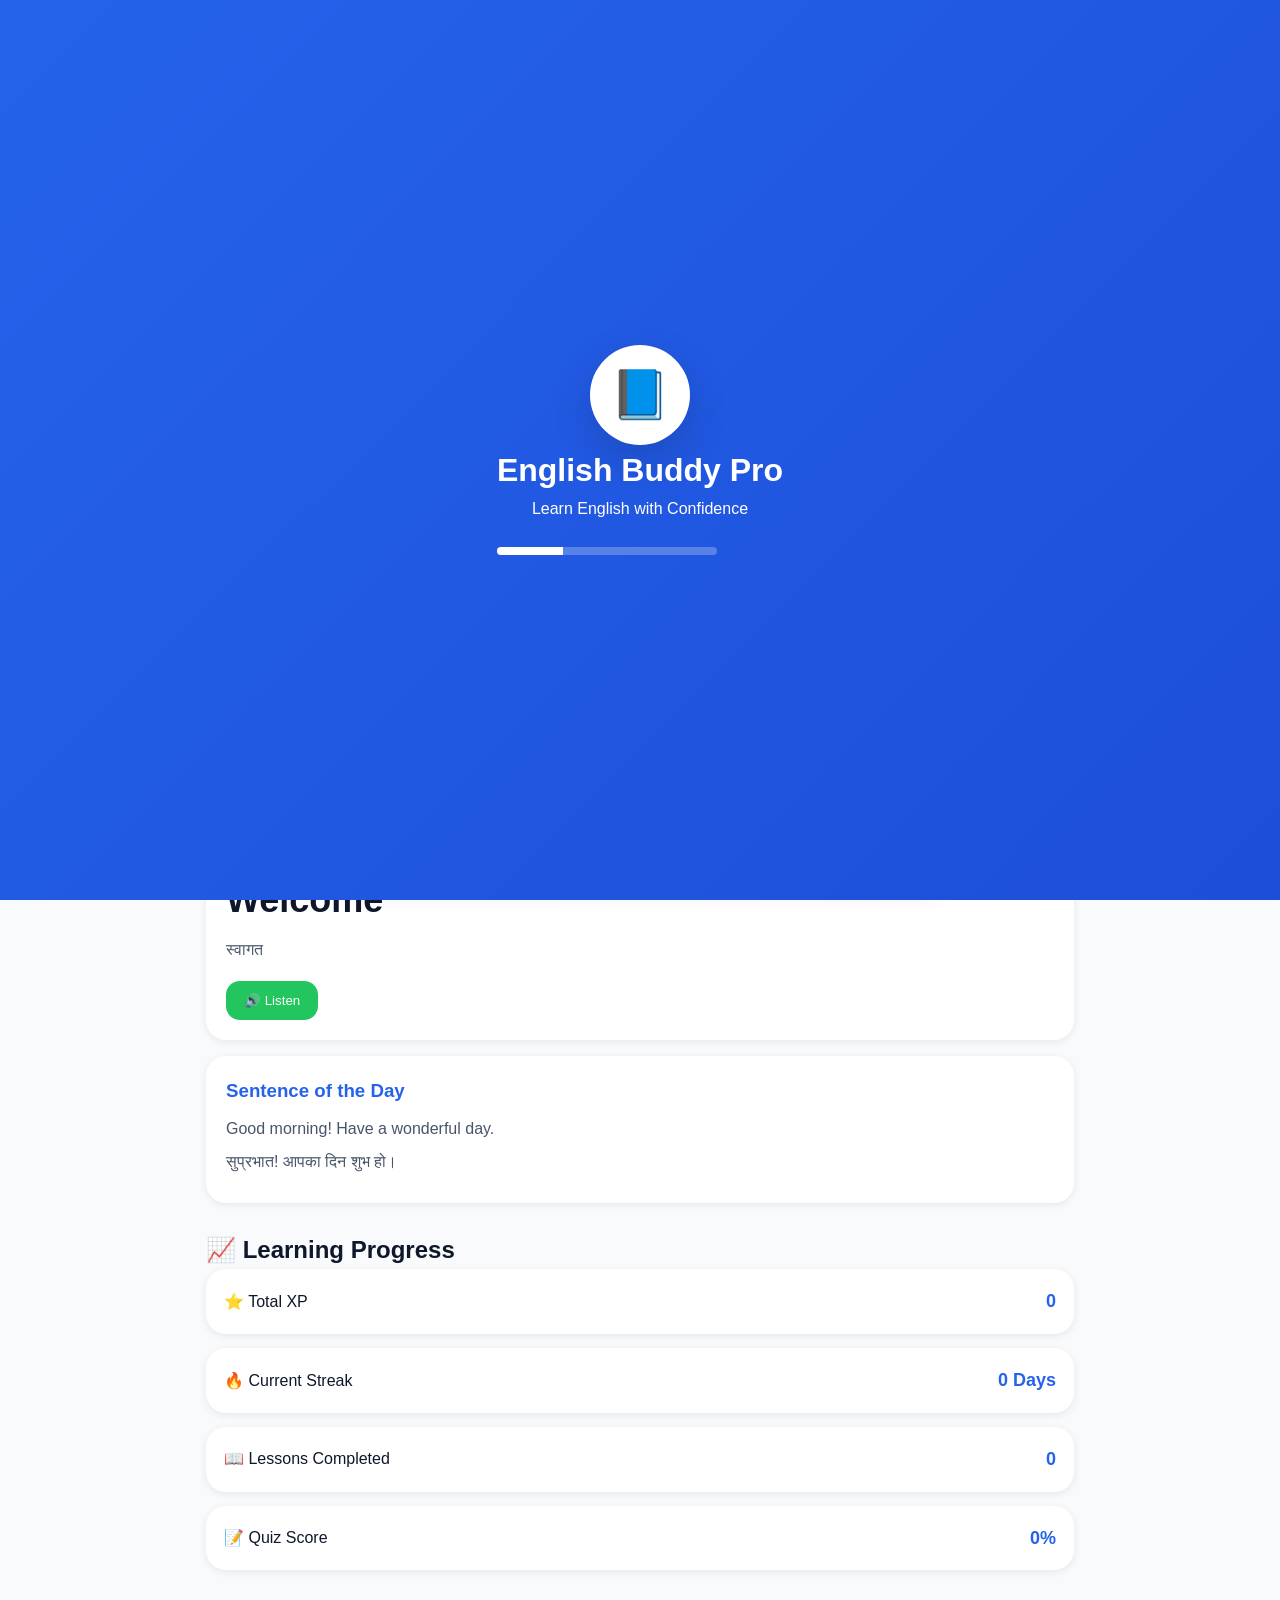
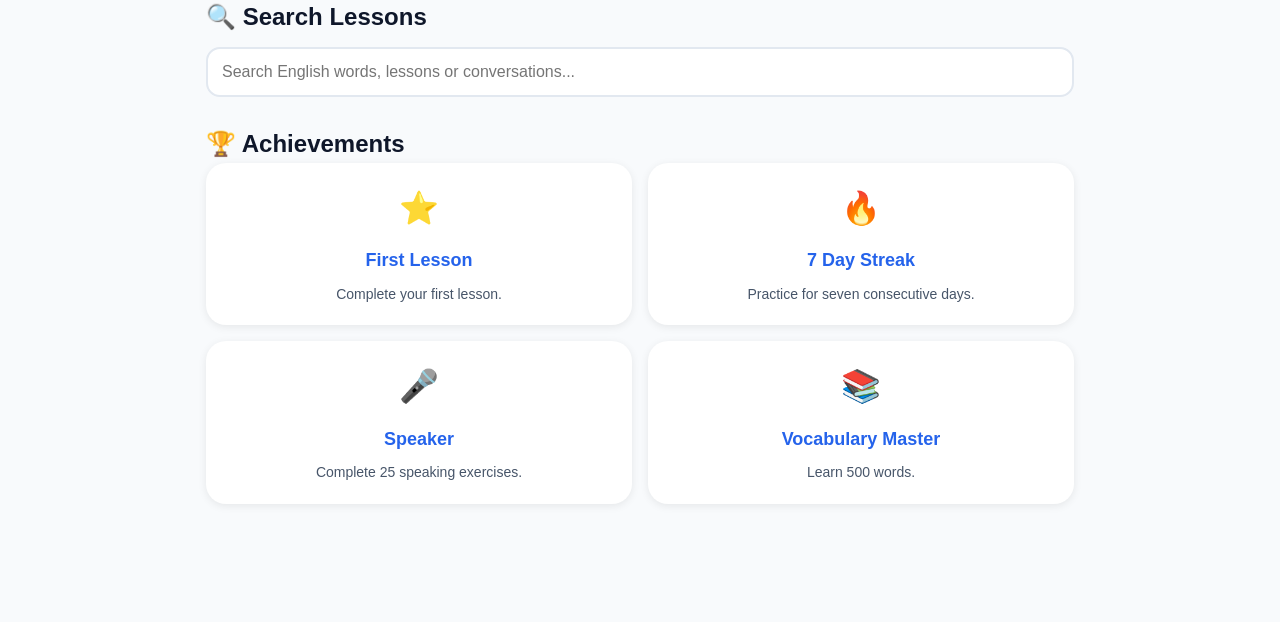
<file: Index.html>
<!DOCTYPE html>
<html lang="en">

<head>

    <!-- ==========================================
         English Buddy Pro v2.0
         Offline English Learning App
         ========================================== -->

    <meta charset="UTF-8">

    <meta
        name="viewport"
        content="width=device-width, initial-scale=1.0">

    <meta
        name="theme-color"
        content="#2563EB">

    <meta
        name="description"
        content="Offline English Learning App for Hindi Speakers">

    <title>
        English Buddy Pro
    </title>

    <!-- PWA -->

    <link
        rel="manifest"
        href="manifest.json">

    <!-- Icons -->

    <link
        rel="icon"
        href="assets/icons/icon-192.png">

    <!-- CSS -->

    <link
        rel="stylesheet"
        href="css/theme.css">

    <link
        rel="stylesheet"
        href="css/style.css">

    <link
        rel="stylesheet"
        href="css/responsive.css">

</head>

<body>

<!-- ==========================================
     Splash Screen
========================================== -->

<div id="splashScreen">

    <div class="splashContent">

        <div class="logoCircle">

            📘

        </div>

        <h1>

            English Buddy Pro

        </h1>

        <p>

            Learn English with Confidence

        </p>

        <div class="loader">

            <div class="loaderBar"></div>

        </div>

    </div>

</div>

<!-- ==========================================
     Main Application
========================================== -->

<div id="appContainer">

<!-- ==========================================
     Header
========================================== -->

<header class="appHeader">

<div class="headerLeft">

<h2>

👋 Welcome

</h2>

<p>

Practice Every Day

</p>

</div>

<div class="headerRight">

<div class="profileCircle">

🙂

</div>

</div>

</header>

<!-- ==========================================
     Dashboard
========================================== -->

<main id="homePage">

<section class="goalCard">

<h3>

🎯 Today's Goal

</h3>

<div class="progressContainer">

<div id="goalProgress">

</div>

</div>

<p>

<span id="goalPercent">

0%

</span>

Completed

</p>

<button id="continueLearning">

Continue Learning

</button>

</section>

<section class="statsGrid">

<div class="statCard">

<h2 id="xpValue">

0

</h2>

<p>

⭐ XP

</p>

</div>

<div class="statCard">

<h2 id="streakValue">

0

</h2>

<p>

🔥 Streak

</p>

</div>

<div class="statCard">

<h2 id="lessonValue">

0

</h2>

<p>

📖 Lessons

</p>

</div>

<div class="statCard">

<h2 id="quizValue">

0

</h2>

<p>

📝 Quiz

</p>

</div>

</section>

<section class="quickActions">

<h2>

Continue Learning

</h2>

<div class="actionGrid">

<button class="actionButton">

📖

<span>

Lessons

</span>

</button>

<button class="actionButton">

🎤

<span>

Speaking

</span>

</button>

<button class="actionButton">

📝

<span>

Quiz

</span>

</button>

<button class="actionButton">

📚

<span>

Stories

</span>

</button>

  <!-- ==========================================
     More Quick Actions
========================================== -->

<button class="actionButton">

👦

<span>

Kids Zone

</span>

</button>

<button class="actionButton">

📚

<span>

Vocabulary

</span>

</button>

<button class="actionButton">

💬

<span>

Conversation

</span>

</button>

<button class="actionButton">

⚙️

<span>

Settings

</span>

</button>

</div>

</section>

<!-- ==========================================
     Daily Challenge
========================================== -->

<section class="dailyChallenge">

<h2>

📅 Daily Challenge

</h2>

<div class="challengeCard">

<h3>

Word of the Day

</h3>

<h1 id="dailyWord">

Welcome

</h1>

<p id="dailyMeaning">

स्वागत

</p>

<button id="listenWord">

🔊 Listen

</button>

</div>

<div class="challengeCard">

<h3>

Sentence of the Day

</h3>

<p id="dailySentence">

Good morning! Have a wonderful day.

</p>

<p id="dailySentenceHindi">

सुप्रभात! आपका दिन शुभ हो।

</p>

</div>

</section>

<!-- ==========================================
     Recent Activity
========================================== -->

<section class="recentActivity">

<h2>

📈 Learning Progress

</h2>

<div class="activityCard">

<div>

⭐ Total XP

</div>

<strong id="totalXP">

0

</strong>

</div>

<div class="activityCard">

<div>

🔥 Current Streak

</div>

<strong id="currentStreak">

0 Days

</strong>

</div>

<div class="activityCard">

<div>

📖 Lessons Completed

</div>

<strong id="completedLessons">

0

</strong>

</div>

<div class="activityCard">

<div>

📝 Quiz Score

</div>

<strong id="quizScore">

0%

</strong>

</div>

</section>

<!-- ==========================================
     Learning Modules
========================================== -->

<section id="lessonsPage" class="pageSection">

<h2>

📖 Lessons

</h2>

<div id="lessonContainer">

</div>

</section>

<section id="vocabularyPage" class="pageSection">

<h2>

📚 Vocabulary

</h2>

<div id="vocabularyContainer">

</div>

</section>

<section id="conversationPage" class="pageSection">

<h2>

💬 Daily Conversations

</h2>

<div id="conversationContainer">

</div>

</section>

<section id="quizPage" class="pageSection">

<h2>

📝 Quiz

</h2>

<div id="quizContainer">

</div>

</section>

<section id="storiesPage" class="pageSection">

<h2>

📚 Stories

</h2>

<div id="storyContainer">

</div>

</section>

<section id="kidsPage" class="pageSection">

<h2>

👦 Kids Learning

</h2>

<div id="kidsContainer">

</div>

</section>
<!-- ==========================================
     Voice Practice Page
========================================== -->

<section id="speakPage" class="pageSection">

<h2>

🎤 Voice Practice

</h2>

<div class="voiceCard">

<p>

Practice speaking English using your microphone.

</p>

<button id="startListening">

🎙 Start Speaking

</button>

<button id="stopListening">

⏹ Stop

</button>

<div id="speechResult">

Your speech will appear here...

</div>

</div>

</section>

<!-- ==========================================
     Search Section
========================================== -->

<section class="searchSection">

<h2>

🔍 Search Lessons

</h2>

<input
type="text"
id="searchBox"
placeholder="Search English words, lessons or conversations...">

</section>

<!-- ==========================================
     Achievements
========================================== -->

<section class="achievementSection">

<h2>

🏆 Achievements

</h2>

<div class="achievementGrid">

<div class="achievementCard">

⭐

<h3>

First Lesson

</h3>

<p>

Complete your first lesson.

</p>

</div>

<div class="achievementCard">

🔥

<h3>

7 Day Streak

</h3>

<p>

Practice for seven consecutive days.

</p>

</div>

<div class="achievementCard">

🎤

<h3>

Speaker

</h3>

<p>

Complete 25 speaking exercises.

</p>

</div>

<div class="achievementCard">

📚

<h3>

Vocabulary Master

</h3>

<p>

Learn 500 words.

</p>

</div>

</div>

</section>

<!-- ==========================================
     Profile
========================================== -->

<section id="profilePage" class="pageSection">

<h2>

👤 My Profile

</h2>

<div class="profileCard">

<h3 id="profileName">

Guest User

</h3>

<p>

Current Level

</p>

<h2 id="currentLevel">

Level 1

</h2>

<p>

Total XP

</p>

<h3 id="profileXP">

0 XP

</h3>

<p>

Daily Goal

</p>

<h3 id="profileGoal">

0%

</h3>

</div>

</section>

<!-- ==========================================
     Settings
========================================== -->

<section id="settingsPage" class="pageSection">

<h2>

⚙ Settings

</h2>

<div class="settingsCard">

<label>

<input
type="checkbox"
id="darkModeToggle">

Enable Dark Mode

</label>

</div>

<div class="settingsCard">

<label>

<input
type="checkbox"
id="soundToggle"
checked>

Enable Sound

</label>

</div>

<div class="settingsCard">

<button id="resetProgress">

🔄 Reset Progress

</button>

</div>

</section>

<!-- ==========================================
     Bottom Navigation
========================================== -->

<nav class="bottomNavigation">

<button class="navButton active">

🏠

<span>

Home

</span>

</button>

<button class="navButton">

📖

<span>

Learn

</span>

</button>

<button class="navButton">

🎤

<span>

Speak

</span>

</button>

<button class="navButton">

📝

<span>

Quiz

</span>

</button>

<button class="navButton">

👤

<span>

Profile

</span>

</button>

</nav>

  <!-- ==========================================
     Install App Banner
========================================== -->

<section id="installBanner" class="installBanner hidden">

<div class="installContent">

<h3>

📲 Install English Buddy Pro

</h3>

<p>

Install the app for faster offline learning.

</p>

<button id="installApp">

Install Now

</button>

<button id="closeInstall">

Later

</button>

</div>

</section>

<!-- ==========================================
     Loading Overlay
========================================== -->

<div id="loadingOverlay" class="hidden">

<div class="spinner"></div>

<p>

Loading...

</p>

</div>

<!-- ==========================================
     Toast Notification
========================================== -->

<div id="toastMessage" class="toast">

Welcome to English Buddy Pro!

</div>

</main>

</div>

<!-- ==========================================
     JavaScript Files
========================================== 

<script src="js/navigation.js"></script>

<script src="js/app.js"></script>

<!-- ==========================================
     Register Service Worker
========================================== -->

<script>

if ("serviceWorker" in navigator) {

window.addEventListener("load", () => {

navigator.serviceWorker
.register("service-worker.js")
.then(() => {

console.log("✅ Service Worker Registered");

})
.catch((error) => {

console.log("Service Worker Error:", error);

});

});

}

</script>

</body>

</html>
</file>
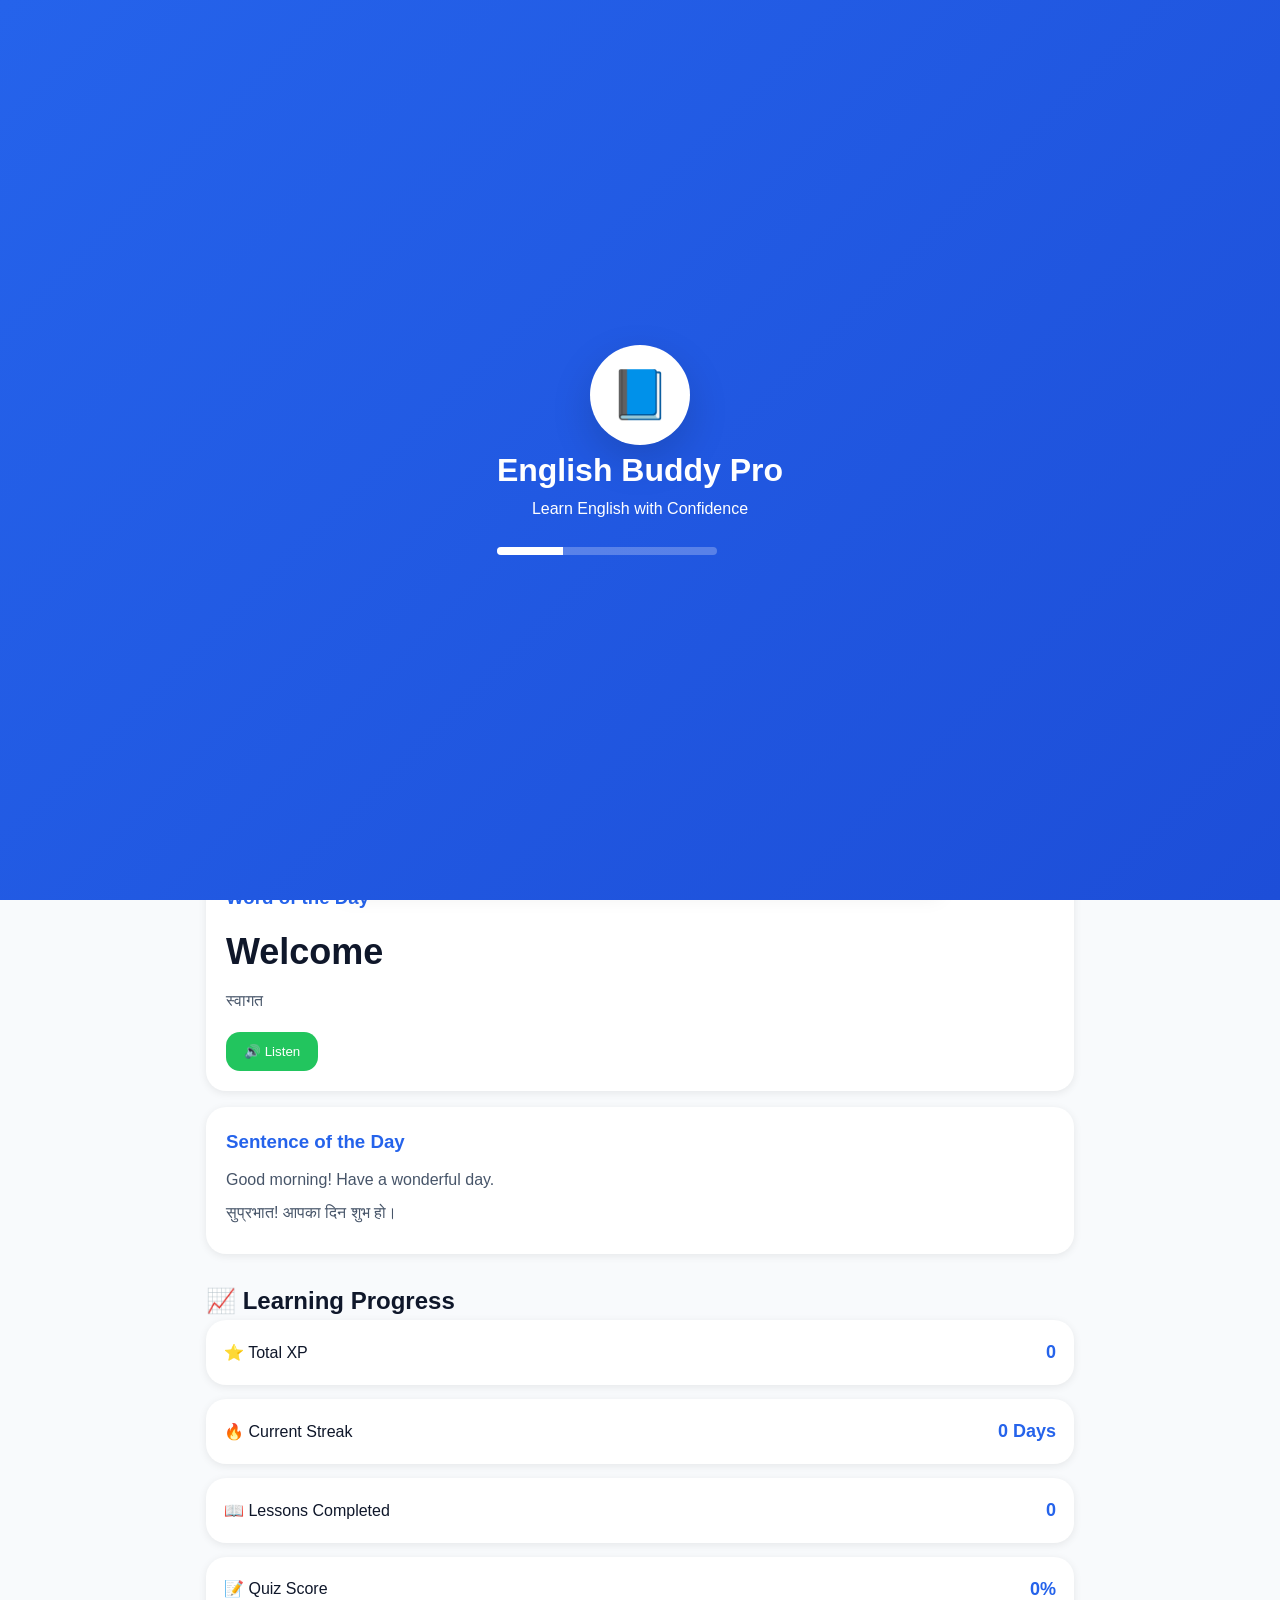
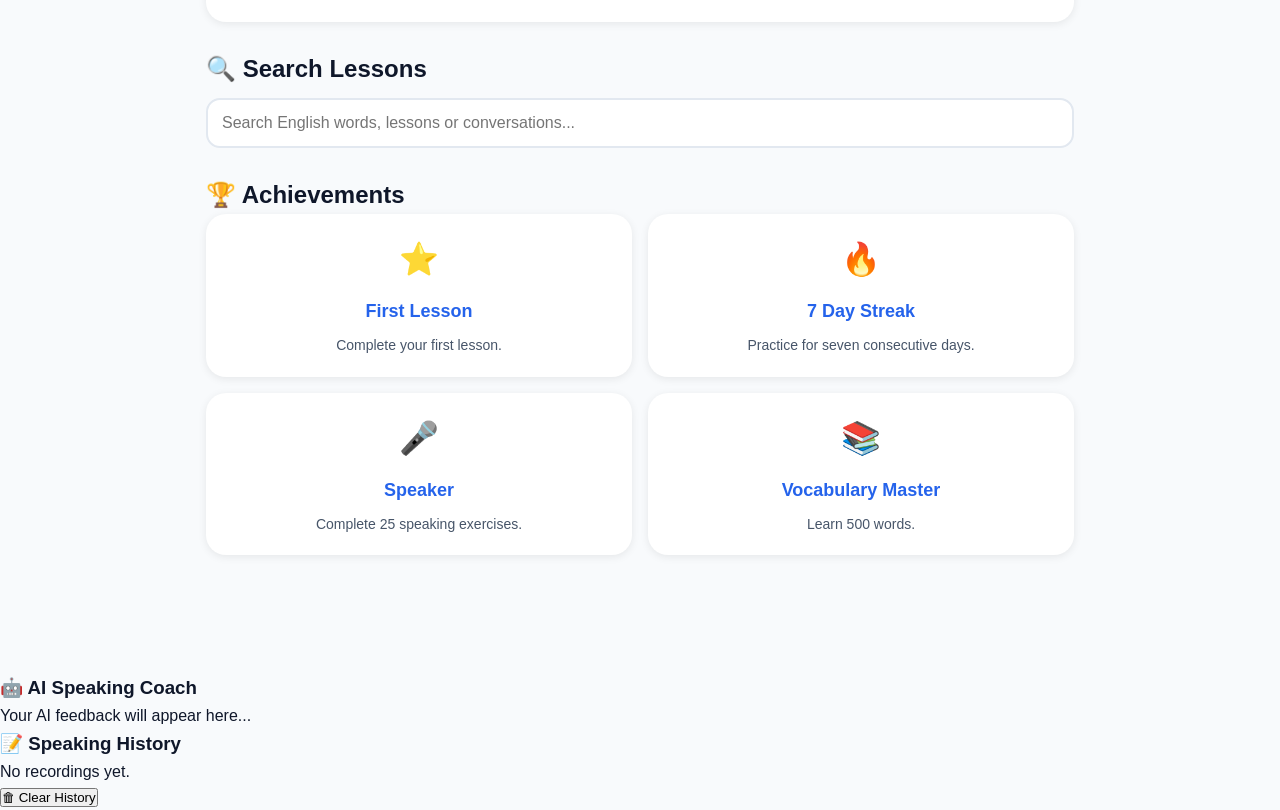
<file: index.html>
<!DOCTYPE html>
<html lang="en">

<head>

    <!-- ==========================================
         English Buddy Pro v2.0
         Offline English Learning App
         ========================================== -->

    <meta charset="UTF-8">

    <meta
        name="viewport"
        content="width=device-width, initial-scale=1.0">

    <meta
        name="theme-color"
        content="#2563EB">

    <meta
        name="description"
        content="Offline English Learning App for Hindi Speakers">

    <title>
        English Buddy Pro
    </title>

    <!-- PWA -->

    <link
        rel="manifest"
        href="manifest.json">

    <!-- Icons -->

    <link
        rel="icon"
        href="assets/icons/icon-192.png">

    <!-- CSS -->

    <link
        rel="stylesheet"
        href="css/theme.css">

    <link
        rel="stylesheet"
        href="css/style.css">

    <link
        rel="stylesheet"
        href="css/responsive.css">

    <link
        rel="stylesheet" 
        href="css/ai-chat.css">
    
</head>

<body>

<!-- ==========================================
     Splash Screen
========================================== -->

<div id="splashScreen">

    <div class="splashContent">

        <div class="logoCircle">

            📘

        </div>

        <h1>

            English Buddy Pro

        </h1>

        <p>

            Learn English with Confidence

        </p>

        <div class="loader">

            <div class="loaderBar"></div>

        </div>

    </div>

</div>

<!-- ==========================================
     Main Application
========================================== -->

<div id="appContainer">

<!-- ==========================================
     Header
========================================== -->

<header class="appHeader">

<div class="headerLeft">

<h2>

👋 Welcome

</h2>

<p>

Practice Every Day

</p>

</div>

<div class="headerRight">

<div class="profileCircle">

🙂

</div>

</div>

</header>

<!-- ==========================================
     Dashboard
========================================== -->

<main id="homePage">

<section class="goalCard">

<h3>

🎯 Today's Goal

</h3>

<div class="progressContainer">

<div id="goalProgress">

</div>

</div>

<p>

<span id="goalPercent">

0%

</span>

Completed

</p>

<button id="continueLearning">

Continue Learning

</button>

</section>

<section class="statsGrid">

<div class="statCard">

<h2 id="xpValue">

0

</h2>

<p>

⭐ XP

</p>

</div>

<div class="statCard">

<h2 id="streakValue">

0

</h2>

<p>

🔥 Streak

</p>

</div>

<div class="statCard">

<h2 id="lessonValue">

0

</h2>

<p>

📖 Lessons

</p>

</div>

<div class="statCard">

<h2 id="quizValue">

0

</h2>

<p>

📝 Quiz

</p>

</div>

</section>

<section class="quickActions">

<h2>

Continue Learning

</h2>

<div class="actionGrid">

<button class="actionButton">

📖

<span>

Lessons

</span>

</button>

<button class="actionButton">

🎤

<span>

Speaking

</span>

</button>

<button class="actionButton">

📝

<span>

Quiz

</span>

</button>

<button class="actionButton">

📚

<span>

Stories

</span>

</button>

  <!-- ==========================================
     More Quick Actions
========================================== -->

<button class="actionButton">

👦

<span>

Kids Zone

</span>

</button>

<button class="actionButton">

📚

<span>

Vocabulary

</span>

</button>

<button class="actionButton">

💬

<span>

Conversation

</span>

</button>

<button class="actionButton">

⚙️

<span>

Settings

</span>

</button>

</div>

</section>

<!-- ==========================================
     Daily Challenge
========================================== -->

<section class="dailyChallenge">

<h2>

📅 Daily Challenge

</h2>

<div class="challengeCard">

<h3>

Word of the Day

</h3>

<h1 id="dailyWord">

Welcome

</h1>

<p id="dailyMeaning">

स्वागत

</p>

<button id="listenWord">

🔊 Listen

</button>

</div>

<div class="challengeCard">

<h3>

Sentence of the Day

</h3>

<p id="dailySentence">

Good morning! Have a wonderful day.

</p>

<p id="dailySentenceHindi">

सुप्रभात! आपका दिन शुभ हो।

</p>

</div>

</section>

<!-- ==========================================
     Recent Activity
========================================== -->

<section class="recentActivity">

<h2>

📈 Learning Progress

</h2>

<div class="activityCard">

<div>

⭐ Total XP

</div>

<strong id="totalXP">

0

</strong>

</div>

<div class="activityCard">

<div>

🔥 Current Streak

</div>

<strong id="currentStreak">

0 Days

</strong>

</div>

<div class="activityCard">

<div>

📖 Lessons Completed

</div>

<strong id="completedLessons">

0

</strong>

</div>

<div class="activityCard">

<div>

📝 Quiz Score

</div>

<strong id="quizScore">

0%

</strong>

</div>

</section>


<!-- ==========================================
     Search Section
========================================== -->

<section class="searchSection">

<h2>

🔍 Search Lessons

</h2>

<input
type="text"
id="searchBox"
placeholder="Search English words, lessons or conversations...">

</section>

<!-- ==========================================
     Achievements
========================================== -->

<section class="achievementSection">

<h2>

🏆 Achievements

</h2>

<div class="achievementGrid">

<div class="achievementCard">

⭐

<h3>

First Lesson

</h3>

<p>

Complete your first lesson.

</p>

</div>

<div class="achievementCard">

🔥

<h3>

7 Day Streak

</h3>

<p>

Practice for seven consecutive days.

</p>

</div>

<div class="achievementCard">

🎤

<h3>

Speaker

</h3>

<p>

Complete 25 speaking exercises.

</p>

</div>

<div class="achievementCard">

📚

<h3>

Vocabulary Master

</h3>

<p>

Learn 500 words.

</p>

</div>

</div>

</section>

</main>
    
<!-- ==========================================
     Learning Modules
========================================== -->

<section id="lessonsPage" class="pageSection">

<h2>

📖 Lessons

</h2>

<div id="lessonContainer">

</div>

</section>

<section id="vocabularyPage" class="pageSection">

<h2>

📚 Vocabulary

</h2>

<div id="vocabularyContainer">

</div>

</section>

<section id="conversationPage" class="pageSection">

<h2>

💬 Daily Conversations

</h2>

<div id="conversationContainer">

</div>

</section>

<section id="quizPage" class="pageSection">

<h2>

📝 Quiz

</h2>

<div id="quizContainer">

</div>

</section>

<section id="storiesPage" class="pageSection">

<h2>

📚 Stories

</h2>

<div id="storyContainer">

</div>

</section>

<section id="kidsPage" class="pageSection">

<h2>

👦 Kids Learning

</h2>

<div id="kidsContainer">

</div>

</section>
<!-- ==========================================
     Voice Practice Page
========================================== -->

<section id="speakPage" class="pageSection">

<h2>

🎤 Voice Practice

</h2>

<div class="voiceCard">

<p>

Practice speaking English using your microphone.

</p>

<button id="startListening">

🎙 Start Speaking

</button>

<button id="stopListening">

⏹ Stop

</button>

<div id="recordingStatus">

🟢 Ready

</div>

<div id="recordingTimer">

00:00

</div>

<div id="speechResult">

Your speech will appear here...
</div>
    
<!--
    <div class="streakCard" id="streakCard">

<h3>🔥 Speaking Streak</h3>

<div class="streakStats">

<div class="streakItem">

<span>Current Streak</span>

<strong id="currentStreak">0 Days</strong>

</div>
-->
<div class="streakItem">

<span>Longest Streak</span>

<strong id="longestStreak">0 Days</strong>

</div>

<div class="streakItem">

<span>Total Practice Days</span>

<strong id="totalPracticeDays">0</strong>

</div>

</div>

    </div>
    
<div id="aiSpeechFeedback" class="aiFeedbackCard">

<h3>🤖 AI Speaking Coach</h3>

<p>Your AI feedback will appear here...</p>

</div>
    
    <h3>📝 Speaking History</h3>

<div id="speechHistory">

No recordings yet.

</div>

<button id="clearSpeechHistory">

🗑 Clear History

</button>
    
</div>

</section>
<!-- ==========================================
     Profile
========================================== -->

<section id="profilePage" class="pageSection">

<h2>

👤 My Profile

</h2>

<div class="profileCard">

<h3 id="profileName">

Guest User

</h3>

<p>

Current Level

</p>

<h2 id="currentLevel">

Level 1

</h2>

<p>

Total XP

</p>

<h3 id="profileXP">

0 XP

</h3>

<p>

Daily Goal

</p>

<h3 id="profileGoal">

0%

</h3>

</div>

</section>

    <!-- ==========================================
     AI Chat Page
========================================== -->

<section id="aiPage" class="pageSection">

    <div class="pageHeader">

        <h2>🤖 AI Tutor</h2>

        <p>
Practice Grammar, Translation, Vocabulary and Conversation with AI.
</p>
    </div>
<!-- AI Learning Modes -->

<div class="modeSelector">

    <button class="modeButton active"
            data-mode="chat">
        💬 Chat
    </button>

    <button class="modeButton"
            data-mode="grammar">
        📘 Grammar
    </button>

    <button class="modeButton"
            data-mode="translation">
        🌍 Translation
    </button>

    <button class="modeButton"
            data-mode="vocabulary">
        📚 Vocabulary
    </button>

    <button class="modeButton"
            data-mode="conversation">
        💬 Conversation
    </button>

    <button class="modeButton"
            data-mode="writing">
        ✍️ Writing
    </button>

</div>
    <div id="chatContainer" class="chatContainer">

        <div class="aiMessage">

            👋 Hello!

            <br><br>

            I am English Buddy AI.

            <br>

            Ask me anything in English or Hindi.

        </div>

    </div>

    <div class="chatInputArea">

        <input
    id="chatInput"
    type="text"
    maxlength="500"
    autocomplete="off"
    placeholder="Ask in English or Hindi..." />
        <button id="sendButton">

            Send

        </button>

        <button id="voiceButton">

            🎤

        </button>

    </div>

</section>
    
<!-- ==========================================
     Settings
========================================== -->

<section id="settingsPage" class="pageSection">

<h2>

⚙ Settings

</h2>

<div class="settingsCard">

<label>

<input
type="checkbox"
id="darkModeToggle">

Enable Dark Mode

</label>

</div>

<div class="settingsCard">

<label>

<input
type="checkbox"
id="soundToggle"
checked>

Enable Sound

</label>

</div>

<div class="settingsCard">

<button id="resetProgress">

🔄 Reset Progress

</button>

</div>

</section>

<!-- ==========================================
     Bottom Navigation
========================================== -->

<nav class="bottomNavigation">

<button class="navButton active" data-page="Home">
🏠
<span>Home</span>
</button>

<button class="navButton" data-page="Learn">
📖
<span>Learn</span>
</button>

<button class="navButton" data-page="Speak">
🎤
<span>Speak</span>
</button>

<button class="navButton" data-page="Quiz">
📝
<span>Quiz</span>
</button>

<button class="navButton" data-page="AI">
🤖
<span>AI</span>
</button>

<button class="navButton" data-page="Profile">
👤
<span>Profile</span>
</button>

</nav>

  <!-- ==========================================
     Install App Banner
========================================== -->

<section id="installBanner" class="installBanner hidden">

<div class="installContent">

<h3>

📲 Install English Buddy Pro

</h3>

<p>

Install the app for faster offline learning.

</p>

<button id="installApp">

Install Now

</button>

<button id="closeInstall">

Later

</button>

</div>

</section>

<!-- ==========================================
     Loading Overlay
========================================== -->

<div id="loadingOverlay" class="hidden">

<div class="spinner"></div>

<p>

Loading...

</p>

</div>

<!-- ==========================================
     Toast Notification
========================================== -->

<div id="toastMessage" class="toast">

Welcome to English Buddy Pro!

</div>

</div>

<!-- ==========================================
     JavaScript Files
========================================== -->
<!-- Service Storage -->
    <script src="services/storage.js"></script>
    
<!-- Learn Module -->
<script src="data/lessons.js"></script> 
<script src="js/lesson-progress.js"></script>
<script src="js/lesson-renderer.js"></script>
<script src="js/lesson-player.js"></script>
<script src="js/learn.js"></script>
<script src="js/speech-recorder.js"></script>
<script src="js/speech-history.js"></script>
<script src="js/streak-manager.js"></script>
<script src="js/speak.js"></script>
    
<!-- Core -->
<script src="js/navigation.js"></script>
<script src="js/app.js"></script>

<!-- AI -->
<script src="ai/ai-config.js"></script>
<script src="ai/api-config.js"></script>
<script src="ai/prompt-manager.js"></script>

<!-- Providers -->
<script src="providers/provider.js"></script>
<script src="providers/mock-provider.js"></script>
<script src="providers/openrouter-provider.js"></script>
<script src="providers/provider-manager.js"></script>

<!-- AI Engine -->
<script src="ai/ai-engine.js"></script>

<!-- Services -->
<script src="services/network.js"></script>
<script src="services/internet.js"></script>
<script src="services/speech.js"></script>

<!-- UI -->
<script src="js/ui-feedback.js"></script>
<script src="js/network-status.js"></script>
<script src="js/ai-chat.js"></script>

<!-- Service Worker -->
<script>

if ("serviceWorker" in navigator) {

    window.addEventListener("load", () => {

        navigator.serviceWorker
            .register("service-worker.js")
            .then(() => console.log("✅ Service Worker Registered"))
            .catch(error => console.log(error));

    });

}

</script>

</body>
</html>
</file>
<file: css/theme.css>
/* ==========================================
   English Buddy Pro v2.0
   Theme Variables
========================================== */

:root{

/* Brand Colors */

--primary:#2563EB;
--primary-light:#60A5FA;
--primary-dark:#1D4ED8;

--secondary:#22C55E;
--secondary-light:#4ADE80;

--accent:#F59E0B;
--danger:#EF4444;

/* Background */

--background:#F8FAFC;
--surface:#FFFFFF;
--surface-light:#F1F5F9;

/* Text */

--text-primary:#0F172A;
--text-secondary:#475569;
--text-light:#94A3B8;

/* Border */

--border:#E2E8F0;

/* Status */

--success:#16A34A;
--warning:#F59E0B;
--error:#DC2626;

/* Radius */

--radius-small:8px;
--radius-medium:14px;
--radius-large:20px;
--radius-xl:30px;

/* Shadows */

--shadow-small:0 2px 8px rgba(0,0,0,.08);

--shadow-medium:0 8px 20px rgba(0,0,0,.12);

--shadow-large:0 15px 40px rgba(0,0,0,.15);

/* Fonts */

--font-family:

"Segoe UI",

Roboto,

Arial,

sans-serif;

--font-small:14px;
--font-normal:16px;
--font-medium:18px;
--font-large:22px;
--font-title:28px;
--font-display:36px;

/* Spacing */

--space-xs:4px;
--space-sm:8px;
--space-md:16px;
--space-lg:24px;
--space-xl:32px;

/* Animation */

--transition-fast:.25s;

--transition-normal:.35s;

}

/* ==========================================
   Dark Theme
========================================== */

body.dark{

--background:#0F172A;

--surface:#1E293B;

--surface-light:#334155;

--text-primary:#F8FAFC;

--text-secondary:#CBD5E1;

--text-light:#94A3B8;

--border:#475569;

}

/* ==========================================
   Global
========================================== */

*{

margin:0;

padding:0;

box-sizing:border-box;

}

html{

scroll-behavior:smooth;

}

body{

background:var(--background);

color:var(--text-primary);

font-family:var(--font-family);

font-size:var(--font-normal);

line-height:1.6;

transition:

background var(--transition-normal),

color var(--transition-normal);

}

/* Links */

a{

color:var(--primary);

text-decoration:none;

}

a:hover{

text-decoration:underline;

}

/* Buttons */

button{

cursor:pointer;

font-family:inherit;

transition:all var(--transition-fast);

}

button:active{

transform:scale(.98);

}

/* Images */

img{

max-width:100%;

display:block;

}

/* Lists */

ul{

list-style:none;

}

/* Inputs */

input,

textarea,

select{

font-family:inherit;

font-size:var(--font-normal);

outline:none;

}

/* Utility Classes */

.hidden{

display:none !important;

}

.text-center{

text-align:center;

}

.shadow{

box-shadow:var(--shadow-medium);

}

.rounded{

border-radius:var(--radius-large);

}
</file>
<file: css/style.css>
/* ==========================================
   English Buddy Pro v2.0
   Main Styles
========================================== */

/* Body */

body{
    background:var(--background);
    color:var(--text-primary);
    font-family:var(--font-family);
    min-height:100vh;
}

/* App Container */

#appContainer{
    max-width:600px;
    margin:auto;
    padding:16px;
    padding-bottom:90px;
}

/* Splash Screen */

#splashScreen{
    position:fixed;
    inset:0;
    background:linear-gradient(135deg,var(--primary),var(--primary-dark));
    display:flex;
    justify-content:center;
    align-items:center;
    z-index:9999;
}

.splashContent{
    text-align:center;
    color:#fff;
}

.logoCircle{
    width:100px;
    height:100px;
    border-radius:50%;
    background:#fff;
    color:var(--primary);
    display:flex;
    justify-content:center;
    align-items:center;
    font-size:48px;
    margin:auto;
    box-shadow:var(--shadow-large);
}

.loader{
    margin-top:25px;
    width:220px;
    height:8px;
    background:rgba(255,255,255,.25);
    border-radius:50px;
    overflow:hidden;
}

.loaderBar{
    width:30%;
    height:100%;
    background:#fff;
    animation:loading 1.8s infinite;
}

@keyframes loading{

0%{
width:0%;
}

100%{
width:100%;
}

}

/* Header */

.appHeader{
    display:flex;
    justify-content:space-between;
    align-items:center;
    margin-bottom:24px;
}

.profileCircle{
    width:55px;
    height:55px;
    border-radius:50%;
    background:var(--primary);
    color:#fff;
    display:flex;
    justify-content:center;
    align-items:center;
    font-size:28px;
}

/* Goal Card */

.goalCard{
    background:var(--surface);
    border-radius:var(--radius-large);
    padding:20px;
    box-shadow:var(--shadow-small);
    margin-bottom:20px;
}

.progressContainer{
    width:100%;
    height:12px;
    background:#E5E7EB;
    border-radius:50px;
    overflow:hidden;
    margin:15px 0;
}

#goalProgress{
    width:0%;
    height:100%;
    background:linear-gradient(
        90deg,
        var(--secondary),
        var(--primary)
    );
    transition:.4s;
}

#continueLearning{
    width:100%;
    border:none;
    background:var(--primary);
    color:#fff;
    padding:14px;
    border-radius:var(--radius-medium);
    font-size:16px;
    margin-top:16px;
}

#continueLearning:hover{
    background:var(--primary-dark);
  }

/* ==========================================
   Statistics Cards
========================================== */

.statsGrid{

display:grid;

grid-template-columns:repeat(2,1fr);

gap:16px;

margin-bottom:24px;

}

.statCard{

background:var(--surface);

padding:18px;

border-radius:var(--radius-large);

text-align:center;

box-shadow:var(--shadow-small);

transition:transform .3s;

}

.statCard:hover{

transform:translateY(-4px);

}

.statCard h2{

font-size:32px;

color:var(--primary);

margin-bottom:8px;

}

.statCard p{

color:var(--text-secondary);

font-size:15px;

}

/* ==========================================
   Quick Actions
========================================== */

.quickActions{

margin-bottom:28px;

}

.quickActions h2{

margin-bottom:16px;

}

.actionGrid{

display:grid;

grid-template-columns:repeat(2,1fr);

gap:16px;

}

.actionButton{

background:var(--surface);

border:none;

padding:22px;

border-radius:var(--radius-large);

box-shadow:var(--shadow-small);

display:flex;

flex-direction:column;

align-items:center;

justify-content:center;

gap:10px;

font-size:28px;

transition:.3s;

}

.actionButton span{

font-size:15px;

color:var(--text-primary);

font-weight:600;

}

.actionButton:hover{

background:var(--primary);

color:white;

transform:translateY(-4px);

}

.actionButton:hover span{

color:white;

}

/* ==========================================
   Daily Challenge
========================================== */

.dailyChallenge{

margin-bottom:28px;

}

.challengeCard{

background:var(--surface);

padding:20px;

border-radius:var(--radius-large);

box-shadow:var(--shadow-small);

margin-bottom:16px;

}

.challengeCard h3{

margin-bottom:10px;

color:var(--primary);

}

.challengeCard h1{

font-size:36px;

margin-bottom:8px;

}

.challengeCard p{

margin-bottom:8px;

color:var(--text-secondary);

}

#listenWord{

margin-top:10px;

padding:12px 18px;

border:none;

background:var(--secondary);

color:white;

border-radius:var(--radius-medium);

}

/* ==========================================
   Progress Cards
========================================== */

.recentActivity{

margin-bottom:28px;

}

.activityCard{

display:flex;

justify-content:space-between;

align-items:center;

padding:18px;

background:var(--surface);

border-radius:var(--radius-large);

box-shadow:var(--shadow-small);

margin-bottom:14px;

}

.activityCard strong{

color:var(--primary);

font-size:18px;

}

/* ==========================================
   Lesson / Vocabulary / Story Cards
========================================== */

.lessonCard,

.storyCard,

.vocabularyCard{

background:var(--surface);

padding:18px;

border-radius:var(--radius-large);

box-shadow:var(--shadow-small);

margin-bottom:16px;

transition:.3s;

}

.lessonCard:hover,

.storyCard:hover,

.vocabularyCard:hover{

transform:translateY(-3px);

}

.lessonCard h3,

.storyCard h3,

.vocabularyCard h3{

color:var(--primary);

margin-bottom:10px;

}

.lessonCard p,

.storyCard p,

.vocabularyCard p{

color:var(--text-secondary);

line-height:1.6;

}

/* ==========================================
   Voice Practice Card
========================================== */

.voiceCard{

background:var(--surface);

padding:24px;

border-radius:var(--radius-large);

box-shadow:var(--shadow-small);

text-align:center;

margin-bottom:24px;

}

.voiceCard button{

margin:10px;

padding:14px 22px;

border:none;

border-radius:var(--radius-medium);

background:var(--primary);

color:white;

font-size:16px;

}

#speechResult{

margin-top:20px;

padding:16px;

border:2px dashed var(--border);

border-radius:var(--radius-medium);

min-height:70px;

background:var(--surface-light);

}
/* ==========================================
   Achievement Section
========================================== */

.achievementSection{

margin-bottom:28px;

}

.achievementGrid{

display:grid;

grid-template-columns:repeat(2,1fr);

gap:16px;

}

.achievementCard{

background:var(--surface);

padding:20px;

text-align:center;

border-radius:var(--radius-large);

box-shadow:var(--shadow-small);

transition:.3s;

font-size:32px;

}

.achievementCard:hover{

transform:translateY(-5px);

box-shadow:var(--shadow-medium);

}

.achievementCard h3{

margin:12px 0 8px;

font-size:18px;

color:var(--primary);

}

.achievementCard p{

font-size:14px;

color:var(--text-secondary);

}

/* ==========================================
   Profile
========================================== */

.profileCard{

background:var(--surface);

padding:24px;

border-radius:var(--radius-large);

box-shadow:var(--shadow-small);

text-align:center;

margin-bottom:24px;

}

.profileCard h2{

color:var(--primary);

margin:10px 0;

}

.profileCard h3{

margin:8px 0;

}

.profileCard p{

color:var(--text-secondary);

margin-top:10px;

}

/* ==========================================
   Settings
========================================== */

.settingsCard{

background:var(--surface);

padding:18px;

margin-bottom:16px;

border-radius:var(--radius-large);

box-shadow:var(--shadow-small);

display:flex;

justify-content:space-between;

align-items:center;

}

.settingsCard button{

padding:12px 20px;

border:none;

background:var(--primary);

color:white;

border-radius:var(--radius-medium);

}

/* ==========================================
   Search
========================================== */

.searchSection{

margin-bottom:28px;

}

#searchBox{

width:100%;

padding:14px;

border:2px solid var(--border);

border-radius:var(--radius-medium);

background:var(--surface);

color:var(--text-primary);

font-size:16px;

margin-top:10px;

}

#searchBox:focus{

border-color:var(--primary);

}

/* ==========================================
   Bottom Navigation
========================================== */

.bottomNavigation{

position:fixed;

bottom:0;

left:0;

right:0;

max-width:600px;

margin:auto;

background:var(--surface);

display:flex;

justify-content:space-around;

align-items:center;

padding:12px 0;

box-shadow:0 -4px 20px rgba(0,0,0,.08);

border-top:1px solid var(--border);

z-index:999;

}

.navButton{

background:none;

border:none;

display:flex;

flex-direction:column;

align-items:center;

gap:4px;

color:var(--text-secondary);

font-size:22px;

}

.navButton span{

font-size:12px;

}

.navButton.active{

color:var(--primary);

}

/* ==========================================
   Install Banner
========================================== */

.installBanner{

position:fixed;

left:16px;

right:16px;

bottom:90px;

background:var(--surface);

padding:20px;

border-radius:var(--radius-large);

box-shadow:var(--shadow-large);

z-index:1000;

}

.installContent{

text-align:center;

}

.installContent button{

margin:8px;

padding:12px 18px;

border:none;

border-radius:var(--radius-medium);

background:var(--primary);

color:white;

}

/* ==========================================
   Loading Overlay
========================================== */

#loadingOverlay{

position:fixed;

inset:0;

background:rgba(255,255,255,.85);

display:flex;

flex-direction:column;

justify-content:center;

align-items:center;

z-index:9999;

}

.spinner{

width:60px;

height:60px;

border:6px solid #E2E8F0;

border-top:6px solid var(--primary);

border-radius:50%;

animation:spin 1s linear infinite;

margin-bottom:20px;

}

@keyframes spin{

0%{

transform:rotate(0deg);

}

100%{

transform:rotate(360deg);

}

}

/* ==========================================
   Toast Message
========================================== */

.toast{

position:fixed;

left:50%;

bottom:110px;

transform:translateX(-50%);

background:var(--primary);

color:white;

padding:14px 22px;

border-radius:var(--radius-medium);

box-shadow:var(--shadow-medium);

opacity:0;

pointer-events:none;

transition:.35s;

z-index:1200;

}

.toast.show{

opacity:1;

}

/* ==========================================
   Page Sections
========================================== */

.pageSection{

display:none;

margin-bottom:24px;

}

.pageSection.active{

display:block;

}

/* ==========================================
   Responsive Images
========================================== */

img{

max-width:100%;

height:auto;

border-radius:var(--radius-medium);

}

/* ==========================================
   Smooth Animation
========================================== */

.fadeIn{

animation:fadeIn .5s ease;

}

@keyframes fadeIn{

from{

opacity:0;

transform:translateY(15px);

}

to{

opacity:1;

transform:translateY(0);

}

}
/* ==========================================
   Page Navigation
========================================== */

.pageSection{
    display:none;
    padding:20px;
}

.pageSection.active{
    display:block;
}

#homePage{
    display:block;
}

/* ==========================================
   AI Speaking Coach
========================================== */

.coachCard{
    background:#ffffff;
    border-radius:16px;
    padding:16px;
    margin-top:15px;
    box-shadow:0 4px 12px rgba(0,0,0,.08);
}

.scoreRow{
    margin:14px 0;
}

.scoreHeader{
    display:flex;
    justify-content:space-between;
    font-weight:600;
    margin-bottom:6px;
}

.scoreBar{
    width:100%;
    height:10px;
    background:#e5e7eb;
    border-radius:20px;
    overflow:hidden;
}

.scoreFill{
    height:100%;
    border-radius:20px;
    background:linear-gradient(90deg,#2563eb,#22c55e);
    transition:width .5s ease;
}

.correctBox{
    background:#ecfdf5;
    border-left:4px solid #22c55e;
    padding:12px;
    border-radius:10px;
    margin:15px 0;
}

.tipBox{
    background:#eff6ff;
    border-left:4px solid #2563eb;
    padding:12px;
    border-radius:10px;
    margin:15px 0;
}

.xpBadge{
    display:inline-block;
    padding:10px 18px;
    margin-top:15px;
    border-radius:30px;
    background:#2563eb;
    color:#fff;
    font-weight:bold;
}

.coachCard ul{
    margin:10px 0;
    padding-left:20px;
}

.coachCard li{
    margin-bottom:8px;
}

/* ==========================================
   AI Overall Score Circle
========================================== */

.scoreCircle{
    width:130px;
    height:130px;
    margin:0 auto 20px;
    border-radius:50%;
    background:linear-gradient(135deg,#2563eb,#22c55e);
    display:flex;
    align-items:center;
    justify-content:center;
    color:#fff;
    flex-direction:column;
    box-shadow:0 8px 20px rgba(37,99,235,.25);
}

.scoreCircle .scoreValue{
    font-size:36px;
    font-weight:700;
    line-height:1;
}

.scoreCircle .scoreText{
    font-size:14px;
    margin-top:6px;
    opacity:.95;
}
/* ==========================================
   AI Level Badge
========================================== */

.levelBadge{
    display:inline-block;
    padding:8px 16px;
    border-radius:25px;
    font-size:14px;
    font-weight:600;
    color:#fff;
    margin:10px 0 15px;
}

.levelBeginner{
    background:#22c55e;
}

.levelElementary{
    background:#3b82f6;
}

.levelIntermediate{
    background:#8b5cf6;
}

.levelAdvanced{
    background:#f59e0b;
}
</file>
<file: css/responsive.css>
/* ==========================================
   English Buddy Pro v2.0
   Responsive Design
========================================== */

/* Tablets */

@media screen and (max-width:992px){

#appContainer{

padding:18px;

}

.actionGrid{

grid-template-columns:repeat(2,1fr);

}

.statsGrid{

grid-template-columns:repeat(2,1fr);

}

.achievementGrid{

grid-template-columns:repeat(2,1fr);

}

}

/* Mobile */

@media screen and (max-width:768px){

body{

font-size:15px;

}

#appContainer{

padding:15px;

padding-bottom:95px;

}

.appHeader{

flex-direction:column;

align-items:flex-start;

gap:15px;

}

.goalCard{

padding:18px;

}

.challengeCard{

padding:18px;

}

.activityCard{

padding:16px;

}

.actionGrid{

grid-template-columns:1fr 1fr;

gap:14px;

}

.actionButton{

padding:18px;

font-size:24px;

}

.actionButton span{

font-size:14px;

}

.statsGrid{

grid-template-columns:1fr 1fr;

}

.achievementGrid{

grid-template-columns:1fr;

}

.bottomNavigation{

padding:10px 0;

}

.navButton{

font-size:20px;

}

.navButton span{

font-size:11px;

}

.profileCircle{

width:50px;

height:50px;

font-size:24px;

}

}

/* Small Mobile */

@media screen and (max-width:480px){

#appContainer{

padding:12px;

padding-bottom:90px;

}

.logoCircle{

width:80px;

height:80px;

font-size:40px;

}

.goalCard h3{

font-size:18px;

}

.challengeCard h1{

font-size:28px;

}

.statCard h2{

font-size:24px;

}

.actionButton{

padding:16px;

font-size:20px;

}

.voiceCard{

padding:18px;

}

.profileCard{

padding:18px;

}

.settingsCard{

padding:15px;

flex-direction:column;

align-items:flex-start;

gap:12px;

}

.installBanner{

left:10px;

right:10px;

bottom:80px;

}

.installContent button{

width:100%;

margin-top:10px;

}

}

/* Landscape Mode */

@media screen and (orientation:landscape){

#appContainer{

max-width:900px;

}

.actionGrid{

grid-template-columns:repeat(4,1fr);

}

.statsGrid{

grid-template-columns:repeat(4,1fr);

}

}
</file>
<file: css/ai-chat.css>
/* ==========================================
   English Buddy Pro v2.3.3
   AI Chat Styles
   Sprint: Premium AI Tutor UI
========================================== */

/* ==========================================
   Chat Container
========================================== */

.chatContainer {

    height: 55vh;
    overflow-y: auto;
    padding: 16px;
    background: #F8FAFC;
    border: 1px solid #E5E7EB;
    border-radius: 16px;
    margin-bottom: 16px;
    scroll-behavior: smooth;

}

/* ==========================================
   AI Message
========================================== */

.aiMessage {

    max-width: 85%;
    width: fit-content;

    background: #EFF6FF;
    color: #1F2937;

    padding: 14px 16px;
    margin-bottom: 14px;

    border-radius: 16px;
    border-top-left-radius: 4px;

    line-height: 1.6;

    box-shadow: 0 2px 8px rgba(0,0,0,.08);

    animation: fadeIn .25s ease;

}

/* ==========================================
   User Message
========================================== */

.userMessage {

    max-width: 85%;
    width: fit-content;

    margin-left: auto;
    margin-bottom: 14px;

    background: #2563EB;
    color: white;

    padding: 14px 16px;

    border-radius: 16px;
    border-top-right-radius: 4px;

    line-height: 1.6;

    box-shadow: 0 2px 8px rgba(0,0,0,.08);

    animation: fadeIn .25s ease;

}

/* ==========================================
   Chat Input Area
========================================== */

.chatInputArea {

    display: flex;
    align-items: center;
    gap: 10px;
    margin-top: 12px;

}

/* ==========================================
   Chat Input
========================================== */

.chatInputArea input {

    flex: 1;

    padding: 14px;

    font-size: 16px;

    border: 1px solid #CBD5E1;

    border-radius: 12px;

    outline: none;

    transition: .25s;

}
</file>
